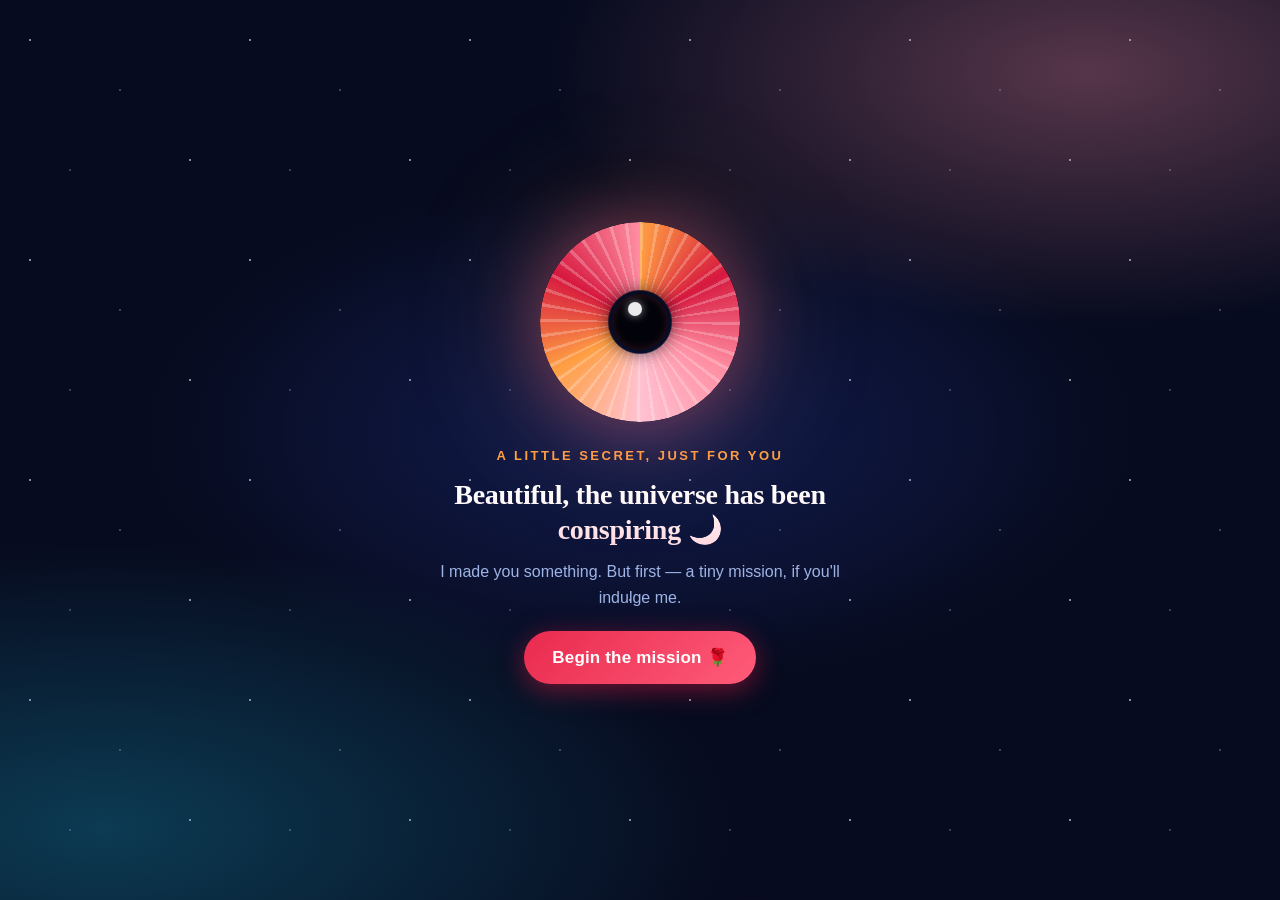
<file: index.html>
<!DOCTYPE html>
<html lang="en-AU">
<head>
<meta charset="utf-8">
<meta name="viewport" content="width=device-width, initial-scale=1, viewport-fit=cover">
<meta name="color-scheme" content="dark">
<meta name="theme-color" content="#070b1f">
<meta property="og:title" content="A secret mission for you 🌹">
<meta property="og:description" content="Someone made you something special.">
<title>A secret mission 🌹</title>
<link rel="stylesheet" href="css/styles.css">
</head>
<body>

<!-- SVG sprite (inline so it works from file:// too) -->
<svg width="0" height="0" style="position:absolute" aria-hidden="true" focusable="false">
<defs>
<radialGradient id="gp" cx="50%" cy="88%" r="95%">
  <stop offset="0" stop-color="#6b0620"/>
  <stop offset=".45" stop-color="#d7193f"/>
  <stop offset="1" stop-color="#ff5c7a"/>
</radialGradient>
<linearGradient id="gw" x1="0" y1="0" x2="1" y2="1">
  <stop offset="0" stop-color="#00f0a8"/>
  <stop offset=".5" stop-color="#19c3e6"/>
  <stop offset="1" stop-color="#3a5bff"/>
</linearGradient>

<symbol id="lali" viewBox="0 0 100 100">
  <g transform="translate(50 50)">
    <ellipse cx="0" cy="-21" rx="16" ry="25" fill="url(#gp)"/>
    <ellipse cx="0" cy="-21" rx="16" ry="25" fill="url(#gp)" transform="rotate(72)"/>
    <ellipse cx="0" cy="-21" rx="16" ry="25" fill="url(#gp)" transform="rotate(144)"/>
    <ellipse cx="0" cy="-21" rx="16" ry="25" fill="url(#gp)" transform="rotate(216)"/>
    <ellipse cx="0" cy="-21" rx="16" ry="25" fill="url(#gp)" transform="rotate(288)"/>
    <circle r="8" fill="#4a0416"/>
    <g stroke="#ffd9a8" stroke-width="1.4" stroke-linecap="round">
      <line x1="0" y1="0" x2="-9" y2="-26"/>
      <line x1="0" y1="0" x2="-3" y2="-30"/>
      <line x1="0" y1="0" x2="4" y2="-29"/>
      <line x1="0" y1="0" x2="10" y2="-25"/>
      <line x1="0" y1="0" x2="13" y2="-16"/>
    </g>
    <g fill="#ffb347">
      <circle cx="-9" cy="-26" r="2"/><circle cx="-3" cy="-30" r="2"/>
      <circle cx="4" cy="-29" r="2"/><circle cx="10" cy="-25" r="2"/>
      <circle cx="13" cy="-16" r="2"/>
    </g>
    <g fill="#5c0619">
      <circle cx="-4" cy="-17" r="1.7"/><circle cx="3" cy="-14" r="1.7"/>
      <circle cx="0" cy="-21" r="1.5"/>
    </g>
  </g>
</symbol>

<symbol id="bf" viewBox="0 0 120 90">
  <g id="wg">
    <path d="M60 40C75 10 105 2 116 14C118 30 100 44 62 46Z" fill="#0a0e1c" stroke="#2a4a9a" stroke-width="1"/>
    <path d="M60 46C90 44 112 54 106 72C98 84 76 74 62 56Z" fill="#0a0e1c" stroke="#2a4a9a" stroke-width="1"/>
    <ellipse cx="84" cy="60" rx="17" ry="9" transform="rotate(-18 84 60)" fill="url(#gw)"/>
    <g fill="#19c3e6">
      <circle cx="98" cy="17" r="2"/><circle cx="106" cy="23" r="2"/>
      <circle cx="90" cy="25" r="1.8"/><circle cx="82" cy="30" r="1.8"/>
    </g>
    <circle cx="101" cy="70" r="2.6" fill="#ff3355"/>
    <circle cx="92" cy="74" r="2.2" fill="#ff3355"/>
  </g>
  <use href="#wg" transform="translate(120 0) scale(-1 1)"/>
  <ellipse cx="60" cy="48" rx="3.2" ry="18" fill="#0a0e1c" stroke="#3a5bff" stroke-width="1"/>
  <path d="M59 31Q50 14 42 10M61 31Q70 14 78 10" stroke="#cfe8ff" stroke-width="1.3" fill="none" stroke-linecap="round"/>
</symbol>
</defs>
</svg>

<div id="sky" aria-hidden="true"></div>
<div class="hearts" aria-hidden="true">
  <span>♥</span><span>♥</span><span>♥</span><span>♥</span>
  <span>♥</span><span>♥</span><span>♥</span><span>♥</span>
</div>
<div class="conf" id="conf" aria-hidden="true"></div>

<!-- SCREEN 1: INTRO -->
<section class="scr" id="s-intro" hidden>
  <div class="in">
    <div class="eye" aria-hidden="true"><i></i><s></s><b></b><u></u></div>
    <div class="em" id="ui-introTag"></div>
    <h1 id="ui-introTitle"></h1>
    <p id="ui-introSub"></p>
    <button class="yes" id="begin" type="button"></button>
  </div>
</section>

<!-- SCREEN 2: GAME -->
<section class="scr" id="s-game" hidden>
  <div class="hud"><span id="ui-gameHud"></span><span id="cnt">0 / 5</span></div>
  <div id="stage"></div>
</section>

<!-- SCREEN 3: QUESTION -->
<section class="scr" id="s-ask" hidden>
  <div class="in">
    <div class="bloom"><svg viewBox="0 0 100 100"><use href="#lali"/></svg></div>
    <div class="em" id="ui-askTag"></div>
    <h1 id="ui-question"></h1>
    <p id="ui-questionSub"></p>
    <div class="row" id="ask-row">
      <button class="yes" id="yes" type="button"></button>
      <button class="no" id="no" type="button">No</button>
    </div>
  </div>
</section>

<!-- SCREEN 4: DESTINATION -->
<section class="scr" id="s-dest" hidden>
  <div class="in">
    <div class="em">Step 1 of 3</div>
    <h1 id="ui-destTitle"></h1>
    <p id="ui-destSub"></p>
    <div class="grid3" id="planets"></div>
  </div>
</section>

<!-- SCREEN 5: DAY -->
<section class="scr" id="s-day" hidden>
  <div class="in">
    <div class="em">Step 2 of 3</div>
    <h1 id="ui-dayTitle"></h1>
    <p id="ui-daySub"></p>
    <div class="grid3" id="days"></div>
    <button class="alt custom-toggle" id="btn-custom-day" type="button">
      📅 Pick my own day
    </button>
    <div class="custom-picker" id="custom-day" hidden>
      <input type="date" id="input-day" class="date-input" aria-label="Choose a date">
      <button class="yes" id="btn-confirm-day" type="button">Confirm day →</button>
  </div>
</section>

<!-- SCREEN 6: TIME -->
<section class="scr" id="s-time" hidden>
  <div class="in">
    <div class="em">Step 3 of 3</div>
    <h1 id="ui-timeTitle"></h1>
    <p id="ui-timeSub"></p>
    <div class="grid3" id="times"></div>
    <button class="alt custom-toggle" id="btn-custom-time" type="button">
      ⏰ Pick my own time
    </button>
    <div class="custom-picker" id="custom-time" hidden>
      <input type="time" id="input-time" class="date-input" aria-label="Choose a time">
      <button class="yes" id="btn-confirm-time" type="button">Confirm time →</button>
  </div>
</section>

<!-- SCREEN 7: FINAL PASS -->
<section class="scr" id="s-final" hidden>
  <div class="in">
    <div class="pass">
      <div class="top">
        <svg viewBox="0 0 100 100"><use href="#lali"/></svg>
        Boarding Pass
        <svg viewBox="0 0 120 90"><use href="#bf"/></svg>
      </div>
      <div class="tr"><span>👤 Passenger</span><b id="f-name"></b></div>
      <div class="tr"><span>📍 Destination</span><b id="f-where"></b></div>
      <div class="tr"><span>📅 Day</span><b id="f-day"></b></div>
      <div class="tr"><span>⏰ Time</span><b id="f-time"></b></div>
      <div class="tr"><span>💳 Boarding fee</span><b>Cash or card</b></div>
      <div class="warn" id="ui-passNote"></div>
    </div>
    <p style="margin-top:16px" id="ui-passFooter"></p>

    <div class="col">
      <button class="yes" id="action-btn" type="button">Confirm &amp; Send 💌</button>
    </div>

    <div class="actions">
      <button class="alt" id="btn-sms" type="button">💬 Text confirmation</button>
      <button class="alt" id="btn-email" type="button">✉️ Email confirmation</button>
      <button class="alt" id="btn-copy-details" type="button">📋 Copy details</button>
      <button class="alt" id="btn-share" type="button">🔗 Share</button>
    </div>

    <p class="hint">Pick whichever is easiest — every option sends the same details 💌</p>
  </div>
</section>

<!-- SCREEN 8: CREATOR -->
<section class="scr" id="s-creator" hidden>
  <div class="in ed">
    <h1>🛠️ Creator Dashboard</h1>
    <p style="text-align:center">Edit the details below, then copy the generated link to send to your date.</p>

    <div class="box">
      <h2>1. Your Details &amp; Target</h2>
      <label>Her Name</label>
      <input type="text" id="ed-name" placeholder="e.g. Priya">
      <label>Your Name</label>
      <input type="text" id="ed-sender" placeholder="e.g. Sanjay">
      <label>Your Phone Number (Receives SMS)</label>
      <input type="text" id="ed-phone" placeholder="e.g. 0450029991">
      <label>Your Email (Receives confirmation)</label>
      <input type="text" id="ed-email" placeholder="e.g. sanjaysapkota000@gmail.com">
    </div>

    <div class="box">
      <h2>2. The Wording</h2>
      <label>Intro Title</label>
      <textarea id="ed-title"></textarea>
      <label>The Big Question</label>
      <textarea id="ed-question"></textarea>
      <label>Boarding Pass Warning</label>
      <textarea id="ed-warning"></textarea>
    </div>

    <div class="box">
      <h2>3. Generate &amp; Copy Link</h2>
      <button class="yes" id="btn-generate" type="button" style="width:100%">Generate Magic Link ✨</button>
      <div class="out" id="output-link"></div>
      <button class="alt" id="btn-copy" type="button" style="width:100%; display:none; margin-top:10px;">Copy Link to Clipboard</button>
    </div>
  </div>
</section>

<script src="js/utils.js"></script>
<script src="js/config.js"></script>
<script src="js/game.js"></script>
<script src="js/player.js"></script>
<script src="js/creator.js"></script>
<script src="js/main.js"></script>
</body>
</html>
</file>
<file: css/styles.css>
/* ==========================================================================
   Secret Mission — Styles
   ========================================================================== */

:root{
  box-sizing:border-box;
  color-scheme:dark;
  padding-top:env(safe-area-inset-top,0px);
  padding-bottom:env(safe-area-inset-bottom,0px);

  --space:#070b1f;
  --glass:rgba(12,18,48,.82);
  --ink:#eef4ff;
  --muted:#9fb4e6;
  --lali:#d7193f;
  --lali2:#ff5c7a;
  --rose:#ff8fa3;
  --blush:#ffc2d1;
  --teal:#19c3e6;
  --gold:#ff9f43;
  --line:rgba(120,170,255,.3);

  --fly-speed:0.6s;             /* overridden by JS for ramp-up */
  --serif:Georgia,'Times New Roman',serif;
  --sans:-apple-system,BlinkMacSystemFont,"Segoe UI",Roboto,"Helvetica Neue",sans-serif;
}

html{scroll-padding-top:env(safe-area-inset-top,0px);background:var(--space)}
*{box-sizing:border-box;-webkit-tap-highlight-color:transparent}
html,body{height:100%;margin:0}
body{
  position:relative;background:var(--space);color:var(--ink);
  font-family:var(--sans);
  overflow:hidden;overscroll-behavior:none;
  -webkit-font-smoothing:antialiased;text-rendering:optimizeLegibility;
}

/* Backgrounds ------------------------------------------------------------- */
#sky{
  position:fixed;inset:0;z-index:0;background-color:var(--space);
  background-image:
    radial-gradient(60% 40% at 85% 8%,rgba(255,143,163,.32),transparent 70%),
    radial-gradient(70% 45% at 8% 92%,rgba(25,195,230,.26),transparent 70%),
    radial-gradient(55% 40% at 50% 48%,rgba(58,91,255,.22),transparent 70%),
    radial-gradient(1.5px 1.5px at 30px 40px,#fff,transparent),
    radial-gradient(1px 1px at 120px 90px,#bcd,transparent),
    radial-gradient(1.5px 1.5px at 190px 160px,#fff,transparent),
    radial-gradient(1px 1px at 70px 170px,#9cf,transparent),
    radial-gradient(1px 1px at 220px 50px,#fbd,transparent);
  background-size:100% 100%,100% 100%,100% 100%,220px 220px,220px 220px,220px 220px,220px 220px,180px 180px;
}
.hearts{position:fixed;inset:0;pointer-events:none;z-index:1;overflow:hidden}
.hearts span{
  position:absolute;bottom:-30px;color:rgba(255,143,163,.12);
  font-size:22px;animation:floatUp 22s linear infinite;
  text-shadow:0 0 12px rgba(255,92,122,.3);
}
.hearts span:nth-child(1){left:8%;animation-delay:0s;font-size:18px}
.hearts span:nth-child(2){left:22%;animation-delay:-4s;font-size:26px;color:rgba(255,159,67,.10)}
.hearts span:nth-child(3){left:41%;animation-delay:-9s;font-size:20px}
.hearts span:nth-child(4){left:58%;animation-delay:-2s;font-size:28px;color:rgba(255,194,209,.10)}
.hearts span:nth-child(5){left:74%;animation-delay:-13s;font-size:22px}
.hearts span:nth-child(6){left:88%;animation-delay:-7s;font-size:24px;color:rgba(255,159,67,.12)}
.hearts span:nth-child(7){left:33%;animation-delay:-16s;font-size:16px}
.hearts span:nth-child(8){left:66%;animation-delay:-11s;font-size:20px}
@keyframes floatUp{
  0%{transform:translateY(110vh) rotate(0deg);opacity:0}
  10%{opacity:1}
  90%{opacity:1}
  100%{transform:translateY(-15vh) rotate(360deg);opacity:0}
}

/* Screens ---------------------------------------------------------------- */
.scr{
  position:absolute;z-index:2;inset:0;overflow-y:auto;
  -webkit-overflow-scrolling:touch;display:flex;flex-direction:column;
  padding:24px 20px;text-align:center;
}
.scr[hidden]{display:none!important}
.scr:not([hidden]) .in{animation:screenIn .55s cubic-bezier(.22,.9,.3,1) both}
@keyframes screenIn{
  from{opacity:0;transform:translateY(14px) scale(.99)}
  to{opacity:1;transform:none}
}
.in{margin:auto;width:100%;max-width:440px}

h1{
  font-family:var(--serif);
  font-size:28px;line-height:1.25;margin:0 0 12px;
  font-weight:700;letter-spacing:-.01em;
  background:linear-gradient(180deg,#fff 20%,#ffd9e0 100%);
  -webkit-background-clip:text;background-clip:text;
  -webkit-text-fill-color:transparent;color:transparent;
}
p{color:var(--muted);line-height:1.6;margin:0 0 20px;font-size:16px}
.em{
  font-size:13px;color:var(--gold);font-weight:700;
  letter-spacing:2.5px;text-transform:uppercase;margin-bottom:14px;
}

/* Buttons ---------------------------------------------------------------- */
button,.btn{
  font:inherit;font-family:var(--sans);font-size:17px;font-weight:700;
  border:0;border-radius:999px;padding:16px 28px;cursor:pointer;
  text-decoration:none;text-align:center;display:inline-block;
  touch-action:manipulation;-webkit-appearance:none;color:#fff;
  transition:transform .2s ease,opacity .2s ease,box-shadow .3s ease,background .3s ease;
  letter-spacing:.01em;
}
button:focus-visible{outline:2px solid var(--teal);outline-offset:3px}
button:active{transform:scale(.97)}

.yes{
  background:linear-gradient(135deg,#e92a4e,var(--lali2));
  box-shadow:0 6px 26px rgba(215,25,63,.5),0 0 0 0 rgba(255,92,122,.4);
  animation:glow 3s ease-in-out infinite;
}
@keyframes glow{
  0%,100%{box-shadow:0 6px 26px rgba(215,25,63,.5),0 0 0 0 rgba(255,92,122,.4)}
  50%    {box-shadow:0 6px 32px rgba(215,25,63,.65),0 0 0 8px rgba(255,92,122,.08)}
}
.yes.grow{transform:scale(1.25);animation:none}
.no,.alt{
  background:rgba(120,170,255,.14);
  border:1px solid var(--line);
  transition:background .2s ease,border-color .2s ease;
}
.no:hover,.alt:hover{background:rgba(120,170,255,.2);border-color:rgba(120,170,255,.5)}
.row{display:flex;justify-content:center;align-items:center;min-height:96px;gap:15px}

/* Eye -------------------------------------------------------------------- */
.eye{
  width:200px;height:200px;border-radius:50%;position:relative;
  margin:6px auto 26px;
  box-shadow:
    0 0 70px rgba(255,92,122,.4),
    0 0 140px rgba(255,159,67,.25),
    inset 0 0 40px rgba(0,0,0,.5);
}
.eye i,.eye s{position:absolute;inset:0;border-radius:50%}
.eye i{
  background:conic-gradient(from 0deg,#ff9f43,#d7193f,#ff8fa3,#ffc2d1,#ff9f43,#d7193f,#ff8fa3);
  animation:spin 22s linear infinite;
  -webkit-mask:radial-gradient(circle,transparent 0 22%,#000 23%);
  mask:radial-gradient(circle,transparent 0 22%,#000 23%);
}
.eye s{
  background:repeating-conic-gradient(rgba(255,255,255,.24) 0 2deg,transparent 2deg 9deg);
  animation:spin 40s linear infinite reverse;
  -webkit-mask:radial-gradient(circle,transparent 0 22%,#000 23%);
  mask:radial-gradient(circle,transparent 0 22%,#000 23%);
}
.eye b{
  position:absolute;left:36%;top:36%;width:28%;height:28%;border-radius:50%;
  background:#02030a;box-shadow:0 0 20px #000,inset 0 0 8px rgba(255,92,122,.2);
}
.eye u{
  position:absolute;left:44%;top:40%;width:7%;height:7%;border-radius:50%;
  background:#fff;opacity:.92;box-shadow:0 0 8px rgba(255,255,255,.6);
}
@keyframes spin{to{transform:rotate(360deg)}}

/* Game ------------------------------------------------------------------- */
.hud{
  display:flex;justify-content:space-between;align-items:center;
  font-weight:700;font-size:15px;padding:0 4px;
  color:var(--rose);letter-spacing:.02em;
}
#cnt{color:var(--gold);font-variant-numeric:tabular-nums}
#stage{position:relative;flex:1;min-height:340px;margin-top:12px}

.bfly{
  position:absolute;width:78px;height:58px;padding:0;background:none;
  border-radius:0;box-shadow:none;
  transition:
    left var(--fly-speed) ease-in-out,
    top var(--fly-speed) ease-in-out,
    transform .3s ease,
    opacity .3s ease;
}
.bfly svg{
  width:100%;height:100%;pointer-events:none;
  animation:flap .35s ease-in-out infinite alternate;
  filter:drop-shadow(0 0 10px rgba(25,195,230,.75));
}
.bfly.caught{transform:scale(1.8);opacity:0}
@keyframes flap{from{transform:scaleX(1)}to{transform:scaleX(.5)}}

/* Bloom ------------------------------------------------------------------ */
.bloom{
  width:140px;height:140px;margin:0 auto 16px;
  animation:bloom .9s cubic-bezier(.2,1.4,.4,1);
  filter:drop-shadow(0 0 24px rgba(215,25,63,.7));
}
.bloom svg{width:100%;height:100%}
@keyframes bloom{
  from{transform:scale(.1) rotate(-90deg);opacity:0}
  to{transform:none;opacity:1}
}

/* Grids ------------------------------------------------------------------ */
.grid3{display:grid;grid-template-columns:1fr 1fr 1fr;gap:12px;margin-top:10px}
.planet{
  border-radius:50%;aspect-ratio:1/1;padding:10px;font-size:14px;line-height:1.2;
  display:flex;flex-direction:column;align-items:center;justify-content:center;
  box-shadow:
    0 0 24px rgba(120,170,255,.35),
    inset -10px -10px 20px rgba(0,0,0,.45),
    inset 4px 4px 12px rgba(255,255,255,.08);
  background:none;border:none;color:white;font-weight:600;
  transition:transform .2s ease,box-shadow .3s ease;
}
.planet:hover{transform:scale(1.05)}
.planet:active{transform:scale(.96)}
.planet span{font-size:36px;margin-bottom:4px;line-height:1}
.chip{
  background:rgba(25,195,230,.10);
  border:1px solid rgba(25,195,230,.5);
  font-size:14px;border-radius:16px;padding:16px 6px;
  font-weight:600;color:white;
  transition:background .2s ease,border-color .2s ease,transform .2s ease;
  line-height:1.3;
}
.chip:hover{background:rgba(25,195,230,.2);border-color:var(--teal)}
.chip:active{transform:scale(.97)}

/* Custom day/time picker ------------------------------------------------- */
.custom-toggle{
  margin-top:18px;width:100%;
  font-size:15px;padding:14px 20px;
  border-radius:16px;font-weight:600;
}
.custom-picker{
  margin-top:12px;padding:18px;
  border:1px solid var(--line);border-radius:16px;
  background:rgba(12,18,48,.55);
  display:flex;flex-direction:column;gap:12px;
  animation:screenIn .3s ease both;
}
.custom-picker[hidden]{display:none!important}
.date-input{
  width:100%;font:inherit;font-size:16px;padding:14px;
  border-radius:12px;
  border:1px solid rgba(25,195,230,.45);
  background:#0d1436;color:var(--ink);
  font-family:var(--sans);color-scheme:dark;
}
.date-input:focus{
  outline:none;border-color:var(--teal);
  box-shadow:0 0 0 3px rgba(25,195,230,.15);
}
.date-input::-webkit-calendar-picker-indicator{
  filter:invert(1) brightness(1.5);cursor:pointer;
}

/* Boarding pass ---------------------------------------------------------- */
.pass{
  border:2px solid transparent;border-radius:22px;padding:22px;
  text-align:left;
  background:linear-gradient(var(--glass),var(--glass)) padding-box,
    linear-gradient(135deg,#00f0a8,#3a5bff,#d7193f,#ff9f43) border-box;
  box-shadow:0 12px 40px rgba(0,0,0,.35),0 0 60px rgba(255,92,122,.12);
}
.pass .top{
  display:flex;align-items:center;justify-content:center;
  font-weight:800;letter-spacing:2px;font-size:13px;
  margin-bottom:12px;color:var(--rose);text-transform:uppercase;
}
.pass .top svg{width:42px;height:42px;margin:0 10px}
.tr{
  display:flex;justify-content:space-between;align-items:center;
  padding:11px 0;border-top:1px dashed var(--line);font-size:15px;gap:12px;
}
.tr span{color:var(--muted);flex-shrink:0}
.tr b{margin-left:auto;text-align:right;color:var(--gold);font-weight:700}
.warn{
  margin:16px 0 4px;padding:14px;border-radius:14px;
  border:1px solid rgba(255,159,67,.7);
  background:rgba(255,159,67,.1);
  font-weight:600;line-height:1.55;font-size:14px;color:var(--blush);
}

/* Final actions ---------------------------------------------------------- */
.col{display:grid;grid-template-columns:1fr;gap:10px;margin-top:16px}
.actions{display:grid;grid-template-columns:1fr 1fr;gap:10px;margin-top:12px}
.actions .alt{
  font-size:14px;padding:14px 8px;border-radius:16px;
  width:100%;line-height:1.3;font-weight:600;
}
.actions .alt[disabled]{opacity:.8;cursor:default}
.actions .alt.ok{background:rgba(0,240,168,.18);border-color:#00f0a8;color:#c8ffe9}
.hint{font-size:13px;color:var(--muted);margin:14px 0 0;line-height:1.5}

/* Confetti --------------------------------------------------------------- */
.conf{position:fixed;inset:0;pointer-events:none;z-index:9;overflow:hidden}
.conf span{position:absolute;top:-40px;animation:fall linear forwards;display:block}
.conf span.sp{animation:burst .8s ease-out forwards}
.conf svg{width:100%;height:100%;display:block}
.conf .heart{color:#ff5c7a;filter:drop-shadow(0 0 6px rgba(255,92,122,.6))}
@keyframes fall{to{transform:translateY(115vh) rotate(540deg)}}
@keyframes burst{
  0%  {transform:translate(0,0) scale(1);opacity:1}
  100%{transform:translate(var(--dx),var(--dy)) scale(.2);opacity:0}
}

/* Creator dashboard ------------------------------------------------------ */
.ed{max-width:520px;text-align:left}
.ed h1{font-size:24px;text-align:center}
.ed label{
  display:block;font-size:13px;color:var(--muted);
  margin:16px 0 6px;font-weight:600;letter-spacing:.02em;
}
.ed input,.ed textarea{
  display:block;width:100%;font:inherit;font-size:16px;padding:12px 14px;
  border-radius:12px;border:1px solid rgba(25,195,230,.45);
  background:#0d1436;color:var(--ink);
  transition:border-color .2s ease,box-shadow .2s ease;
}
.ed input:focus,.ed textarea:focus{
  outline:none;border-color:var(--teal);
  box-shadow:0 0 0 3px rgba(25,195,230,.15);
}
.ed textarea{min-height:60px;resize:vertical}
.ed .box{
  border:1px solid var(--line);border-radius:16px;
  padding:22px;margin:20px 0;background:var(--glass);
}
.ed .box h2{margin:0 0 12px;font-size:17px;color:var(--gold);letter-spacing:.02em}
.out{
  word-break:break-all;font-size:14px;color:var(--gold);
  margin:15px 0;padding:15px;
  background:rgba(255,159,67,.1);
  border:1px dashed rgba(255,159,67,.7);
  border-radius:10px;min-height:50px;line-height:1.5;
}

/* Reduced motion --------------------------------------------------------- */
@media (prefers-reduced-motion: reduce){
  .eye i,.eye s,.bfly svg,.yes,.hearts span{animation:none!important}
  .scr:not([hidden]) .in,.bloom,.custom-picker{animation-duration:.01ms!important}
  .bfly,.planet,.chip{transition-duration:.01ms!important}
}
</file>
